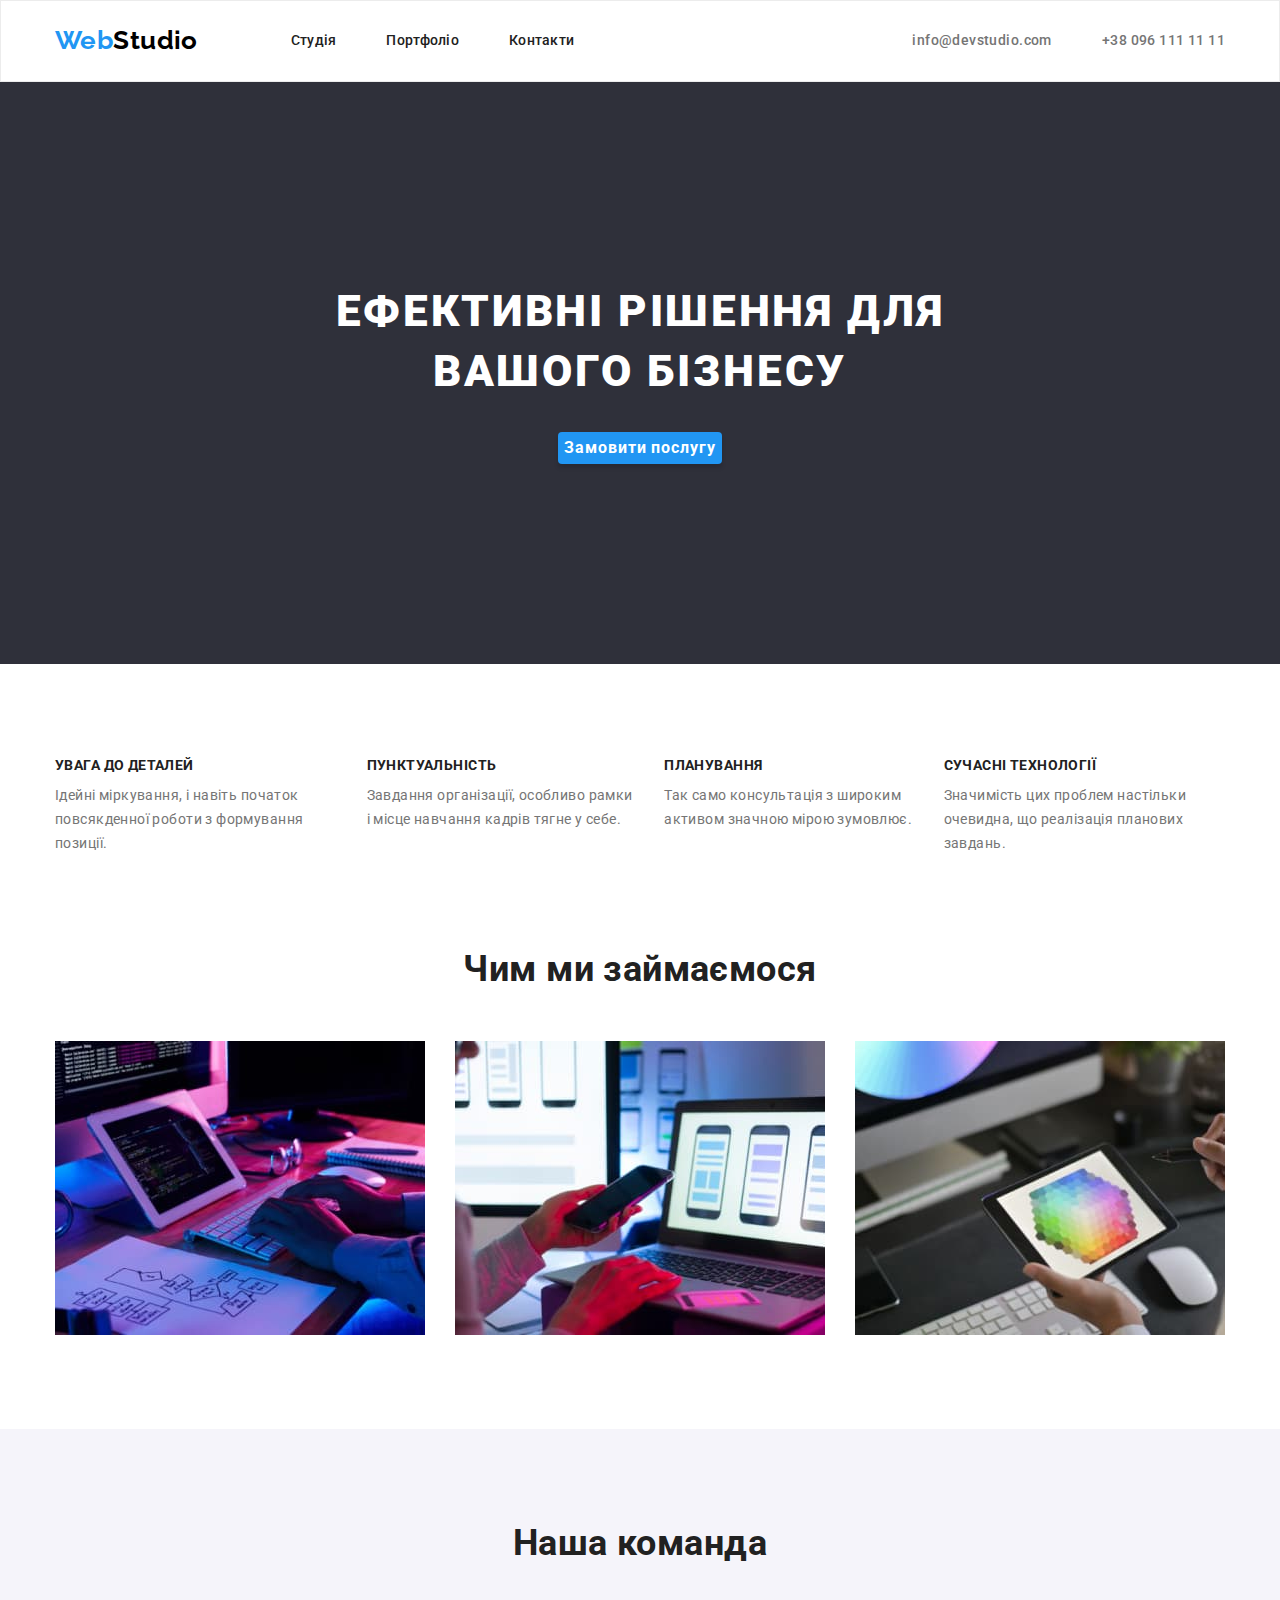
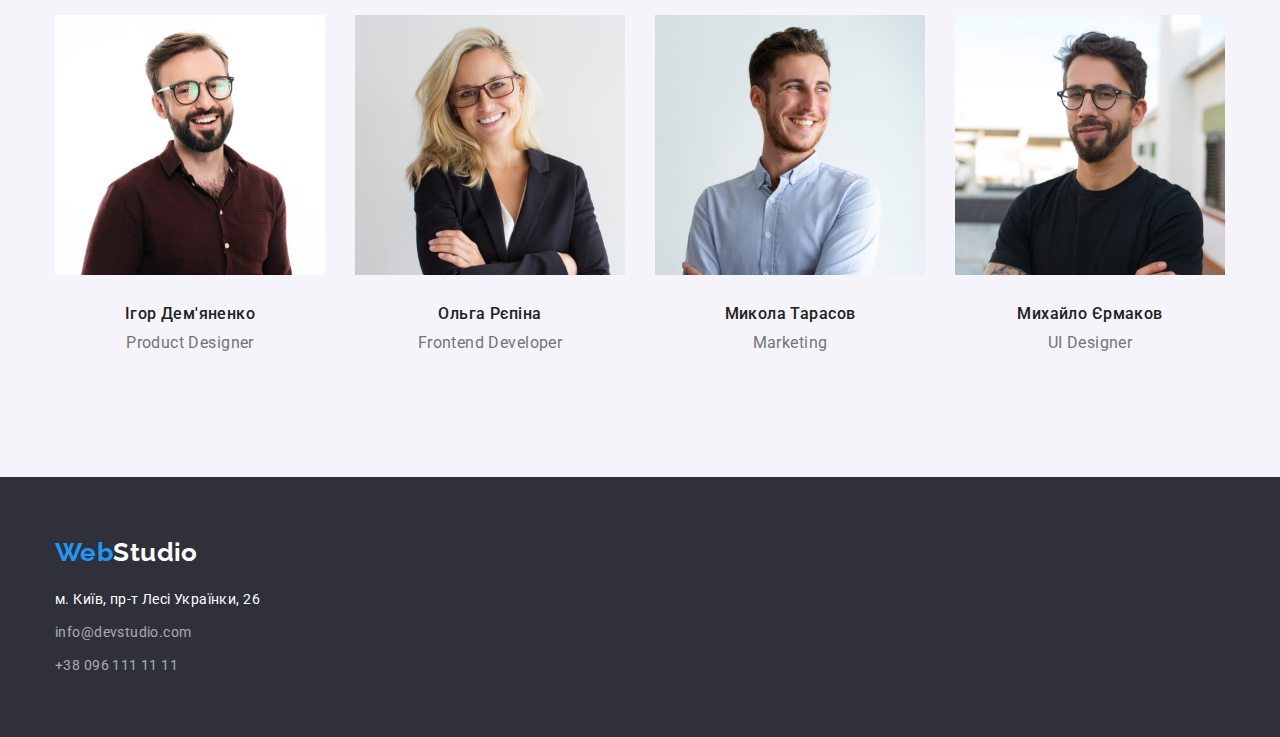
<file: index.html>
<!DOCTYPE html>
<html lang="uk">
<head>
    <meta charset="UTF-8">
    <meta http-equiv="X-UA-Compatible" content="IE=edge">
    <meta name="viewport" content="width=device-width, initial-scale=1.0">
    <title>WebStudio</title>
    <link href="https://fonts.googleapis.com/css2?family=Raleway:wght@700&family=Roboto:wght@400;500;700;900&display=swap" rel="stylesheet">
    <link rel="stylesheet" href="https://cdnjs.cloudflare.com/ajax/libs/modern-normalize/1.1.0/modern-normalize.min.css">
    <link rel="stylesheet" href="./css/styles.css">
</head>
<body>
    <header class="header">
        <div class="container header-flex">
            <nav class="header-flex">
                <a href="./index.html" class="header-logo"><span class="logo-accent">Web</span>Studio</a>
                <ul class="list-style header-flex">
                    <li class="item"><a href="./index.html" class="nav">Студія</a></li>
                    <li class="item"><a href="./portfolio.html" class="nav">Портфоліо</a></li>
                    <li class="item"><a href="" class="nav">Контакти</a></li>
                </ul>
            </nav>
            <ul class="list-style header-flex contact-list">
                <li class="contact-item"><a href="mailto:info@devstudio.com" class="contact-header">info@devstudio.com</a></li>
                <li class="contact-item"><a href="tel:+380961111111" class="contact-header">+38 096 111 11 11</a></li>
            </ul>
        </div>        
    </header>
    <main>
        <section class="section hero">
            <div class="container">
                <h1 class="hero-title">Ефективні рішення для<br> вашого бізнесу</h1>
                <button type="button" class="button-order">
                    Замовити послугу
                </button>
            </div>
        </section>
        <section class="section features">
            <div class="container">
            <h2 class="hiden">Наші переваги</h2>
            <ul class="list-style features-flex">
                <li class="features-card">
                    <h3 class="features-heading">УВАГА ДО ДЕТАЛЕЙ</h3>
                    <p>Ідейні міркування, і навіть початок повсякденної роботи з формування позиції.</p>
                </li>
                <li class="features-card">
                    <h3 class="features-heading">ПУНКТУАЛЬНІСТЬ</h3>
                    <p>Завдання організації, особливо рамки і місце навчання кадрів тягне у себе.</p>
                </li>
                <li class="features-card">
                    <h3 class="features-heading">ПЛАНУВАННЯ</h3>
                    <p>Так само консультація з широким активом значною мірою зумовлює.</p>
                </li>
                <li class="features-card">
                    <h3 class="features-heading">СУЧАСНІ ТЕХНОЛОГІЇ</h3>
                    <p>Значимість цих проблем настільки очевидна, що реалізація планових завдань.</p>
                </li>
            </ul>
            </div>
        </section>
        <section class="section">
            <div class="container">
                <h2 class="examples-heading">Чим ми займаємося</h2>
                <ul class="list-style examples-flex">
                    <li><img class="img" src="./images/box1.jpg" alt="написання коду" width="370" height="294"></li>
                    <li><img class="img" src="./images/box2.jpg" alt="розробка дизайну" width="370" height="294"></li>
                    <li><img class="img" src="./images/box3.jpg" alt="підбір кольорів" width="370" height="294"></li>
                </ul>
            </div>
        </section>
        <section class="section team">
            <div class="container">
                <h2 class="team-heading">Наша команда</h2>
                <ul class="list-style team-flex">
                    <li>
                        <img class="img" src="./images/photo.jpg" alt="фото" width="270" height="260">
                        <h3 class="person-heading">Ігор Дем'яненко</h3>
                        <p class="person-position">Product Designer</p>
                    <li>
                        <img class="img" src="./images/photo1.jpg" alt="фото" width="270" height="260">
                        <h3 class="person-heading">Ольга Рєпіна</h3>
                        <p class="person-position">Frontend Developer</p>
                    </li>
                    <li>
                        <img class="img" src="./images/photo2.jpg" alt="фото" width="270" height="260">
                        <h3 class="person-heading">Микола Тарасов</h3>
                        <p class="person-position">Marketing</p>
                    </li>
                    <li>
                        <img class="img" src="./images/photo3.jpg" alt="фото" width="270" height="260">
                        <h3 class="person-heading">Михайло Єрмаков</h3>
                        <p class="person-position">UI Designer</p>
                    </li>
                </ul>
            </div>
        </section>
    </main>
    <footer class="footer">
        <div class="container">
            <a href="./index.html" class="footer-logo"><span class="logo-accent">Web</span>Studio</a>
            <address>
                <ul class="list-style">
                    <li><a href="https://goo.gl/maps/j4BtSMbrtdedQsj39" class="address">м. Київ, пр-т Лесі Українки, 26</a></li>
                    <li><a href="mailto:info@devstudio.com" class="contact-footer">info@devstudio.com</a></li>
                    <li><a href="tel:+380961111111" class="contact-footer">+38 096 111 11 11</a></li>
                </ul>
            </address>
        </div>
    </footer>
</body>
</html>
</file>
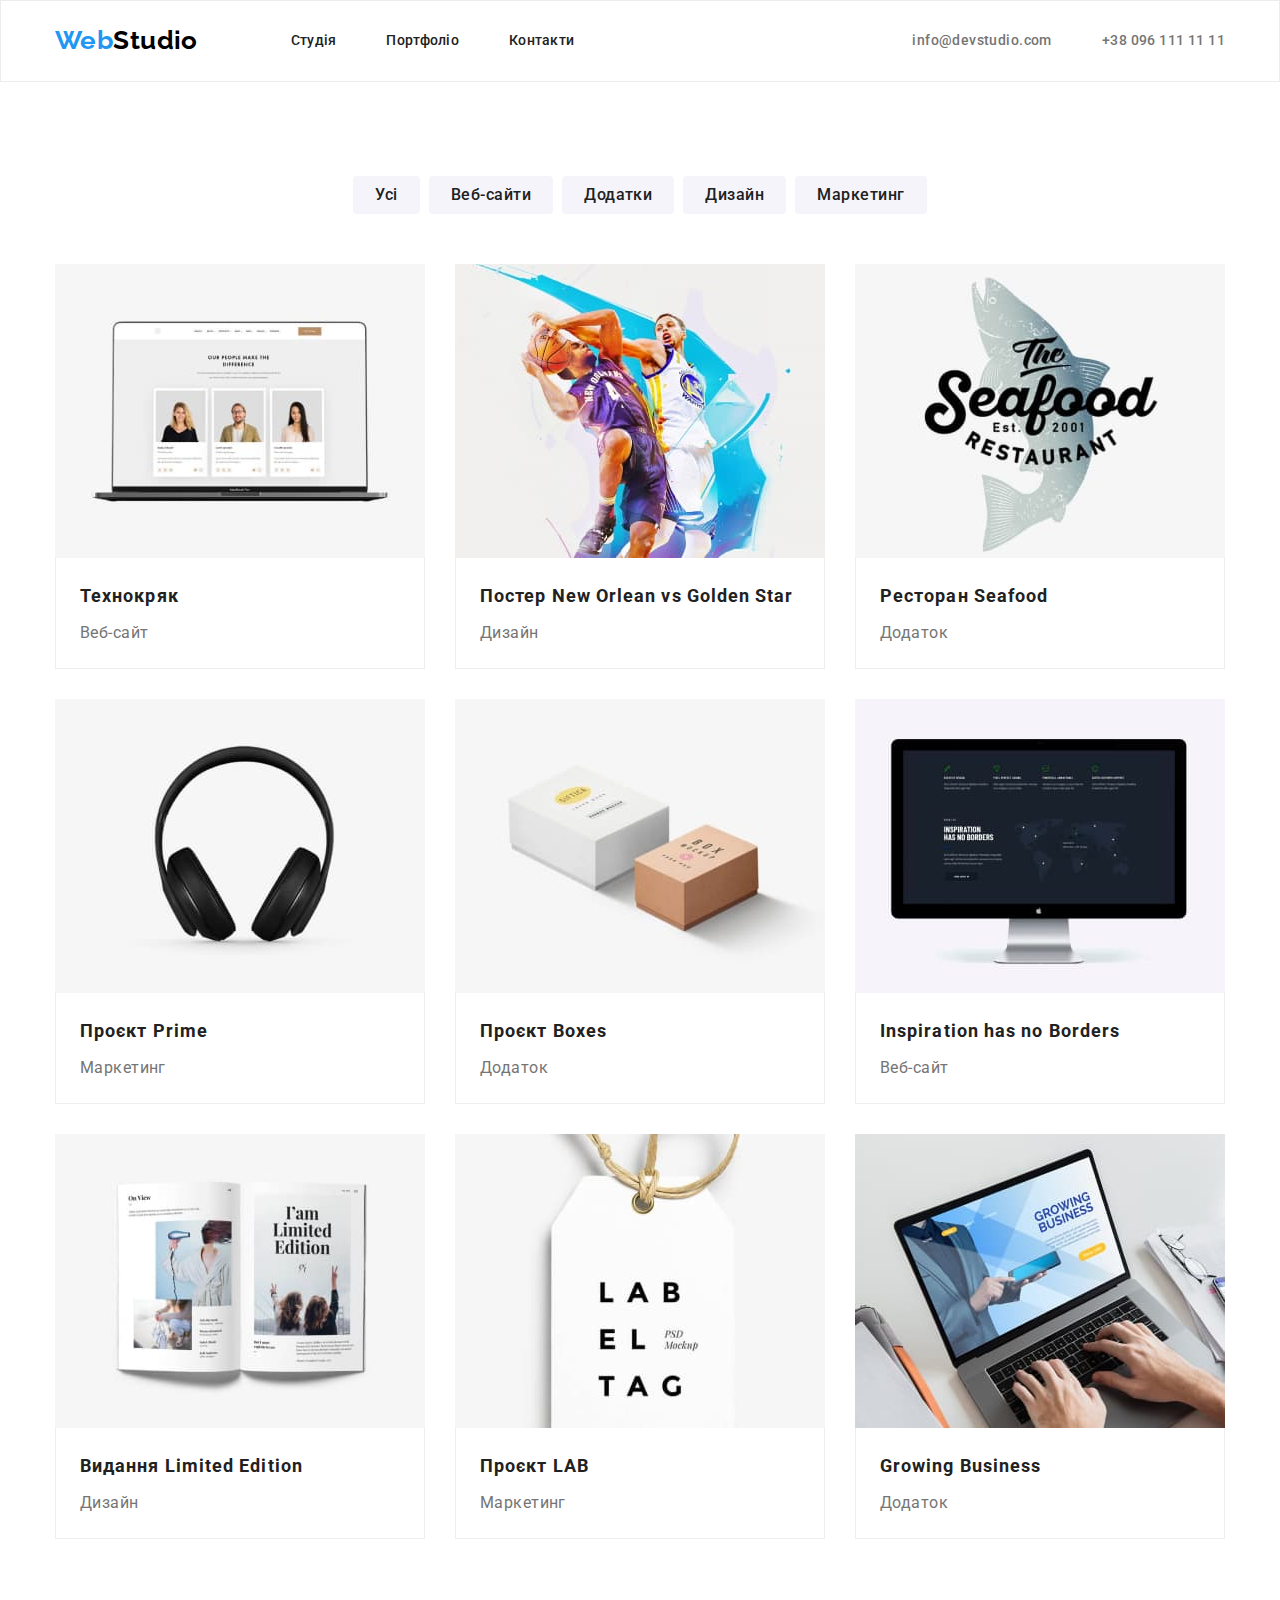
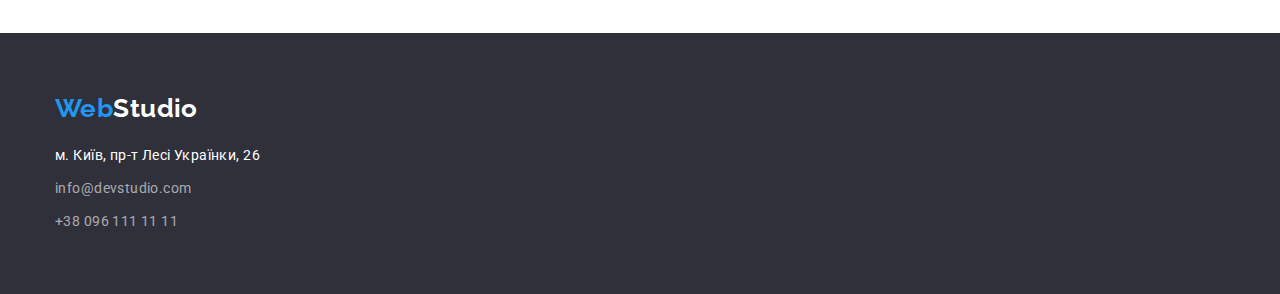
<file: portfolio.html>
<!DOCTYPE html>
<html lang="uk">
<head>
    <meta charset="UTF-8">
    <meta http-equiv="X-UA-Compatible" content="IE=edge">
    <meta name="viewport" content="width=device-width, initial-scale=1.0">
    <title>WebStudio</title>
    <link href="https://fonts.googleapis.com/css2?family=Raleway:wght@700&family=Roboto:wght@400;500;700;900&display=swap" rel="stylesheet">
    <link rel="stylesheet" href="https://cdnjs.cloudflare.com/ajax/libs/modern-normalize/1.1.0/modern-normalize.min.css">
    <link rel="stylesheet" href="./css/styles.css">
</head>
<body>
    <header class="header">
        <div class="container header-flex">
            <nav class="header-flex">
                <a href="./index.html" class="header-logo"><span class="logo-accent">Web</span>Studio</a>
                <ul class="list-style header-flex">
                    <li class="item"><a href="./index.html" class="nav">Студія</a></li>
                    <li class="item"><a href="./portfolio.html" class="nav">Портфоліо</a></li>
                    <li class="item"><a href="" class="nav">Контакти</a></li>
                </ul>
            </nav>
            <ul class="list-style header-flex contact-list">
                <li class="contact-item"><a href="mailto:info@devstudio.com" class="contact-header">info@devstudio.com</a></li>
                <li class="contact-item"><a href="tel:+380961111111" class="contact-header">+38 096 111 11 11</a></li>
            </ul>
        </div>        
    </header>
    <main>
        <section class="section">
            <div class="container">
                <h1 class="hiden">Портфоліо</h1>
                <ul class="list-style button-list">
                    <li class="card">
                        <button type="button" class="button">Усі</button>
                    </li>
                    <li class="card">
                        <button type="button" class="button">Веб-сайти</button>
                    </li>
                    <li class="card">
                        <button type="button" class="button">Додатки</button>
                    </li>
                    <li class="card">
                        <button type="button" class="button">Дизайн</button>
                    </li>
                    <li class="card">
                        <button type="button" class="button">Маркетинг</button>
                    </li>
                </ul>
                <ul class="list-style portfolio-cards">
                    <li>
                        <img class="img" src="./images/tehnokriak.jpg" alt="ноутбук" width="370" height="294">
                        <div class="portfolio-text">
                            <h2 class="portfolio-headers">Технокряк</h2>
                            <p class="portfolio-description">Веб-сайт</p>
                        </div>
                    </li>
                    <li>
                        <img class="img" src="./images/nogs.jpg" alt="баскетбол" width="370" height="294">
                        <div class="portfolio-text">
                            <h2 class="portfolio-headers">Постер New Orlean vs Golden Star</h2>
                            <p class="portfolio-description">Дизайн</p>
                        </div>    
                    </li>
                    <li>
                        <img class="img" src="./images/seafood.jpg" alt="логотип ресторану" width="370" height="294">
                        <div class="portfolio-text">
                            <h2 class="portfolio-headers">Ресторан Seafood</h2>
                            <p class="portfolio-description">Додаток</p>
                        </div>
                    </li>
                    <li>
                        <img class="img" src="./images/prime.jpg" alt="навушники" width="370" height="294">
                        <div class="portfolio-text">
                            <h2 class="portfolio-headers">Проєкт Prime</h2>
                            <p class="portfolio-description">Маркетинг</p>
                        </div>
                    </li>
                    <li>
                        <img class="img" src="./images/boxes.jpg" alt="коробки" width="370" height="294">
                        <div class="portfolio-text">
                            <h2 class="portfolio-headers">Проєкт Boxes</h2>
                            <p class="portfolio-description">Додаток</p>
                        </div>    
                    </li>
                    <li>
                        <img class="img" src="./images/borders.jpg" alt="монітор" width="370" height="294">
                        <div class="portfolio-text">
                            <h2 class="portfolio-headers">Inspiration has no Borders</h2>
                            <p class="portfolio-description">Веб-сайт</p>
                        </div>    
                    </li>
                    <li>
                        <img class="img" src="./images/limedition.jpg" alt="книга" width="370" height="294">
                        <div class="portfolio-text">
                            <h2 class="portfolio-headers">Видання Limited Edition</h2>
                            <p class="portfolio-description">Дизайн</p>
                        </div>    
                    </li>
                    <li>
                        <img class="img" src="./images/lab.jpg" alt="ярлик з літерами" width="370" height="294">
                        <div class="portfolio-text">
                            <h2 class="portfolio-headers">Проєкт LAB</h2>
                            <p class="portfolio-description">Маркетинг</p>
                        </div>
                    </li>
                    <li>
                        <img class="img" src="./images/business.jpg" alt="робота за ноутбуком" width="370" height="294">
                        <div class="portfolio-text">
                            <h2 class="portfolio-headers">Growing Business</h2>
                            <p class="portfolio-description">Додаток</p>
                        </div>
                    </li>
                </ul>
            </div>
        </section>
    </main>
<footer class="footer">
    <div class="container">
        <a href="./index.html" class="footer-logo"><span class="logo-accent">Web</span>Studio</a>
        <address>
            <ul class="list-style">
                <li><a href="https://goo.gl/maps/j4BtSMbrtdedQsj39" class="address">м. Київ, пр-т Лесі Українки, 26</a>
                </li>
                <li><a href="mailto:info@devstudio.com" class="contact-footer">info@devstudio.com</a></li>
                <li><a href="tel:+380961111111" class="contact-footer">+38 096 111 11 11</a></li>
            </ul>
        </address>
    </div>
</footer>
</body>
</html>
</file>
<file: css/styles.css>
/* колір body #757575; */
/* колір акценту #2196F3; */
/* колір заголовків #212121; */
/* колір головний білий #ffffff; */
.hiden {
    display: none;
}
:root {
    --main-color: #757575;
    --accent-color: #2196F3;
    --header-color: #212121;
    --primary-white-color: #ffffff;
}

.list-style {
    list-style: none;
    margin: 0;
    padding: 0;
}
h1, h2, h3 {
    margin-top: 0;
    margin-bottom: 0;
}
p {
    margin-top: 0;
    margin-bottom: 0;
}
body {
    background-color: var(--primary-white-color);
    color: var(--main-color);
    font-family: 'Roboto', sans-serif;
    font-size: 14px;
    line-height: 1.71;
    letter-spacing: 0.03em;
}
.container {
    width: 1200px;
    margin: 0 auto;
    padding: 0 15px;
}

/* header */
.header {
    padding-top: 24px;
    padding-bottom: 25px;
    border: 1px solid #ECECEC;
}
.header-flex {
    display: flex;
    align-items: center;
}
.list-style .item:not(:first-child) {
    margin-left: 50px;
}
.header-logo {
    margin-right: 93px;
    color: #000000;
    text-decoration: none;
    font-family: 'Raleway';
    font-weight: 700;
    font-size: 26px;
    line-height: 1.19;
}
.logo-accent {
    color: var(--accent-color);
}
.nav {
    color: var(--header-color);
    text-decoration: none;
    font-weight: 500;
    font-size: 14px;
    line-height: 1.14;
    letter-spacing: 0.02em;
}
.nav:hover,
.nav:focus {
    color: var(--accent-color);
}
.contact-list {
    margin-left: auto;
}
.contact-item:first-child {
    margin-right: 50px;
}
.contact-header {
    color: inherit;
    font-weight: 500;
    text-decoration: none;
}
.contact-header:hover,
.contact-header:focus {
    color: var(--accent-color);
}
.section {
    padding-top: 94px;
    padding-bottom: 94px;
}

/* main */
.hero {
    padding: 200px 0;
    background-color: #2F303A;
}
.hero-title {
    margin-top: 0;
    margin-bottom: 30px;
    
    color: var(--primary-white-color);
    font-weight: 900;
    font-size: 44px;
    line-height: 1.36;
    text-align: center;
    letter-spacing: 0.06em;
    text-transform: uppercase;
}
.button-order {
    display: block;
    margin-left: auto;
    margin-right: auto;

    cursor: pointer;
    color: var(--primary-white-color);
    background-color: var(--accent-color);
    box-shadow: 0px 4px 4px rgba(0, 0, 0, 0.15);
    border-radius: 4px;
    border: none;
    font-family: inherit;
    font-style: normal;
    font-weight: 700;
    font-size: 16px;
    line-height: 1.88;
    letter-spacing: 0.06em;
}
.button-order:hover,
.button-order:focus {
    background-color: #188CE8;
}

/* features */
.features {
    padding-bottom: 0;
}
.features-flex {
    display: flex;
    gap: 30px;
    align-items: start;
}
.features-card {
    flex-basis: calc((100%-90px)/4);
}
.features-heading {
    margin-bottom: 10px;
    color: var(--header-color);
    font-size: 14px;
    line-height: 1.14;
    text-transform: uppercase;
}

/* examples */
.examples-flex {
    display: flex;
    gap: 30px;
}
.examples-heading,
.team-heading {
    margin-bottom: 50px;
    color: var(--header-color);
    font-size: 36px;
    line-height: 1.16;
    text-align: center;
}

/* team */
.team {
    background-color: #F5F4FA;
}
.team-flex {
    display: flex;
    gap: 30px;
}
.person-heading {
    margin-top: 30px;
    color: var(--header-color);
    font-weight: 500;
    font-size: 16px;
    line-height: 1.18;
    text-align: center;
}
.person-position {
    margin-top: 10px;
    padding-bottom: 30px;
    font-size: 16px;
    line-height: 1.18;
    text-align: center;

}

/* footer */
.footer {
    padding-top: 60px;
    padding-bottom: 60px;
    background-color: #2F303A;
}
.footer-logo {
    display: inline-block;
    margin-bottom: 20px;
    color: var(--primary-white-color);
    text-decoration: none;
    font-family: 'Raleway';
    font-weight: 700;
    font-size: 26px;
    line-height: 1.19;
}
.address {
    display: inline-block;
    color: var(--primary-white-color);
    text-decoration: none;
    font-style: normal;
}
.address:hover,
.address:focus {
    color: var(--accent-color);
}
.contact-footer {
    display: inline-block;
    margin-top: 9px;
    color: rgba(255, 255, 255, 0.6);
    text-decoration: none;
    font-style: normal;
}
.contact-footer:hover,
.contact-footer:focus {
    color: var(--accent-color);
}

/* portfolio */
.portfolio {
    padding-top: 94px;
    padding-bottom: 94px;
}
.button-list {
    display: flex;
    justify-content: center;

    margin-bottom: 50px;
}
.list-style .card:not(:first-child) {
    margin-left: 9px;
}
.button {
    padding: 6px 22px;
    background: #F5F4FA;
    border-radius: 4px;
    border: none;
    color: var(--header-color);
    font-family: inherit;
    font-weight: 500;
    font-size: 16px;
    line-height: 1.62;
    letter-spacing: 0.03em;
}
.button:hover,
.button:focus {
    cursor: pointer;
    color: var(--primary-white-color);
    background-color: var(--accent-color);
}
.portfolio-cards {
    display: flex;
    flex-wrap: wrap;
    gap: 30px;
}
.img {
    display: block;
}
.portfolio-headers {    
    color: var(--header-color);
    font-size: 18px;
    line-height: 2;
    letter-spacing: 0.06em;
}
.portfolio-description {
    margin-top: 4px;
    font-size: 16px;
    line-height: 1.88;
}
.portfolio-text {
    padding: 20px 24px;
    background: #FFFFFF;
    border-left: 1px solid #EEEEEE ;
    border-right: 1px solid #EEEEEE;
    border-bottom: 1px solid #EEEEEE;
}
</file>
